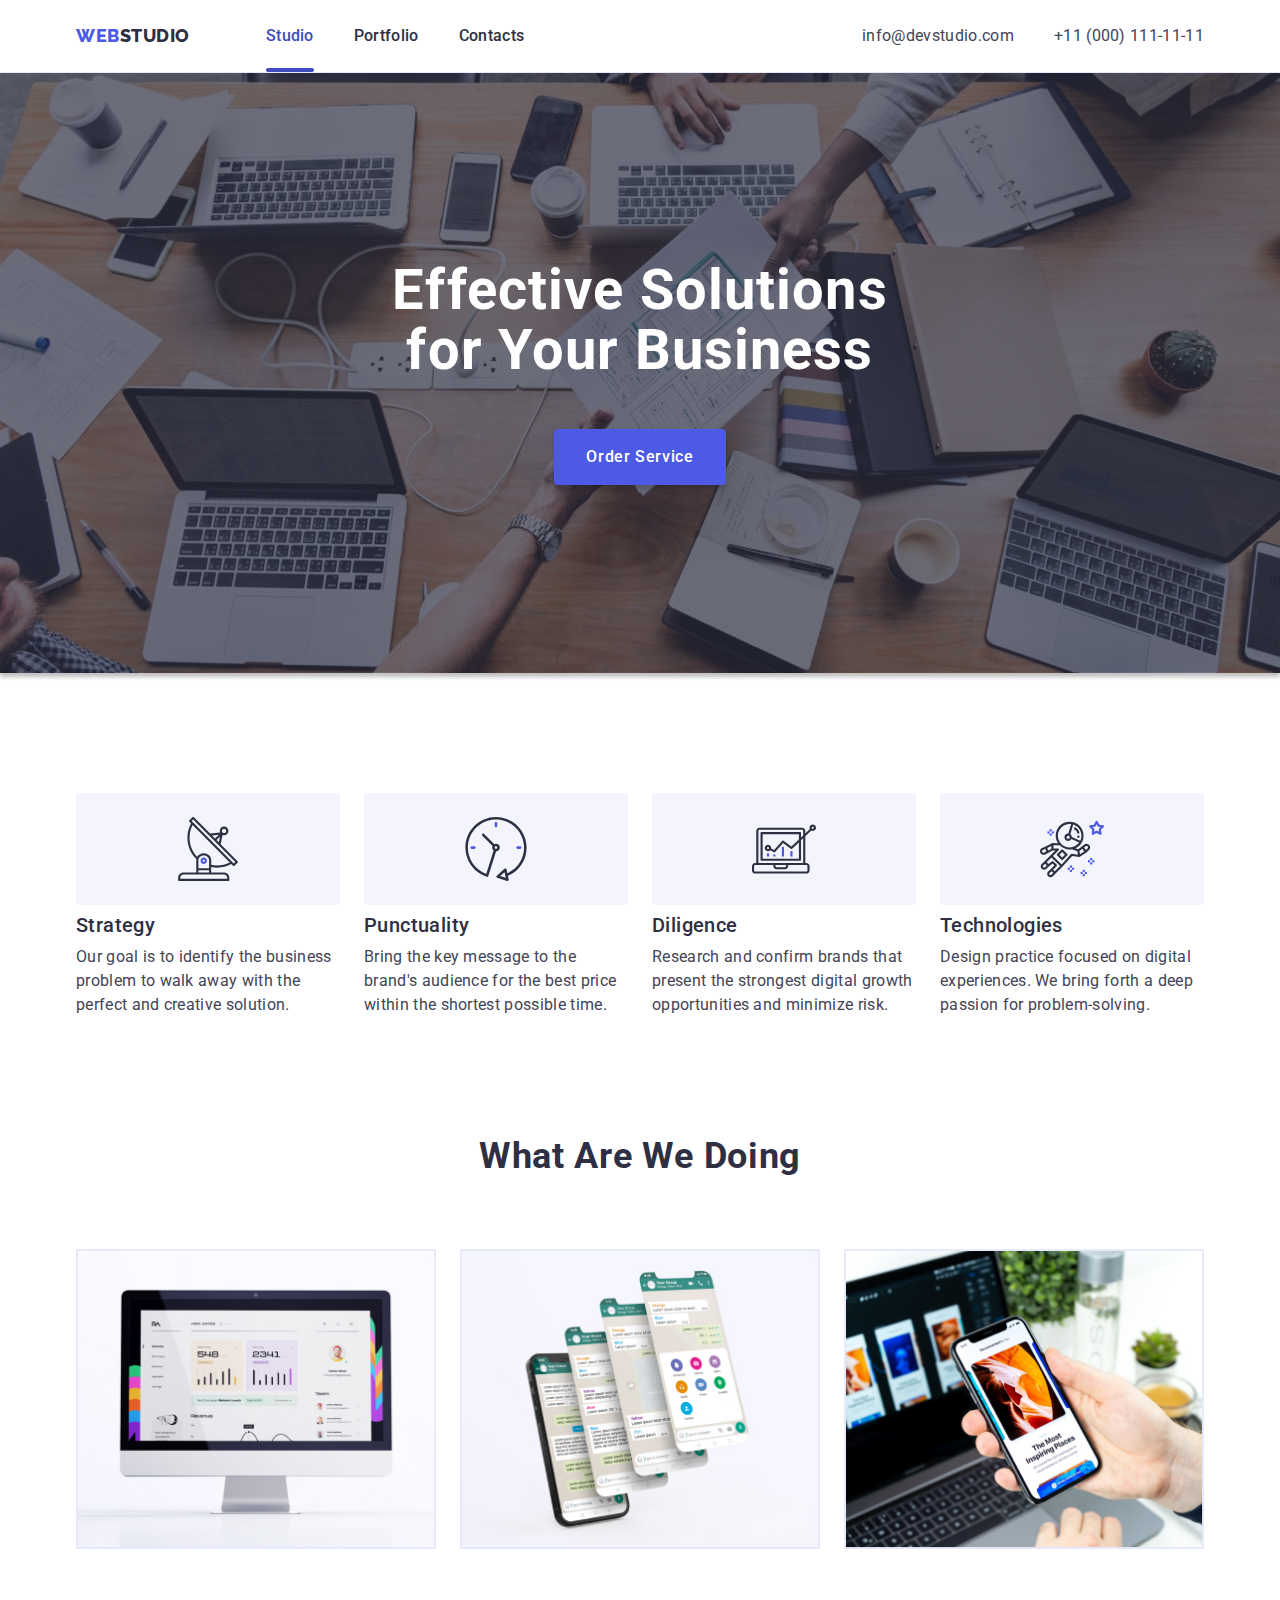
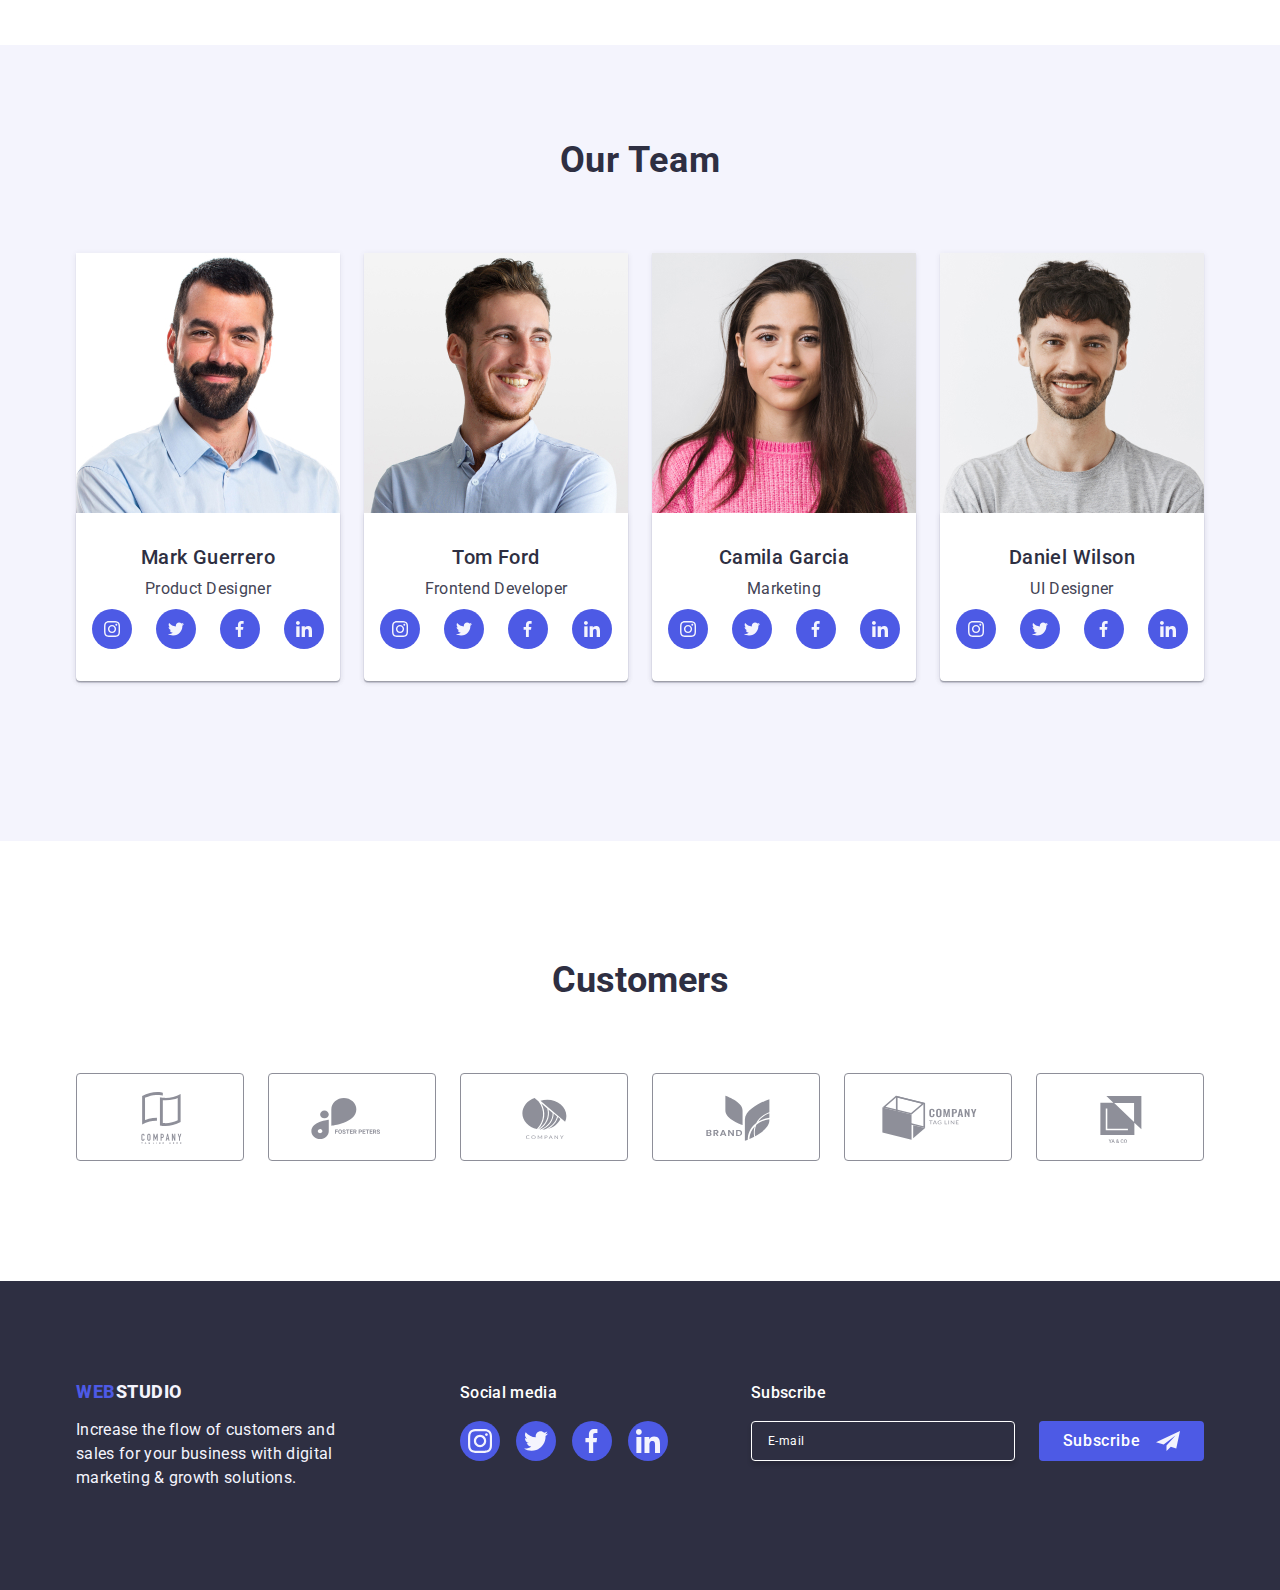
<file: index.html>
<!DOCTYPE html>
<html lang="en">
  <head>
    <meta charset="UTF-8" />
    <meta http-equiv="X-UA-Compatible" content="IE=edge" />
    <meta name="viewport" content="width=device-width, initial-scale=1.0" />
    <title>Document</title>
    <link
      rel="stylesheet"
      href="https://cdn.jsdelivr.net/npm/modern-normalize@1.1.0/modern-normalize.min.css"
    />

    <!-- Fonts -->
    <link rel="preconnect" href="https://fonts.googleapis.com" />
    <link rel="preconnect" href="https://fonts.gstatic.com" crossorigin />
    <link rel="preconnect" href="https://fonts.googleapis.com" />
    <link rel="preconnect" href="https://fonts.gstatic.com" crossorigin />

    <link
      href="https://fonts.googleapis.com/css2?family=Raleway:wght@800&family=Roboto:wght@400;500;700;900&display=swap"
      rel="stylesheet"
    />
    <link rel="stylesheet" href="./css/container.css" />
    <link rel="stylesheet" href="./css/styles.css" />
  </head>

  <body>
    <!-- header -->
    <header class="header">
      <div class="header-container container">
        <nav class="header-navigation">
          <a class="header-logo link" href="./index.html"
            >Web<span class="logo-blue">Studio</span></a
          >
          <ul class="header-list list">
            <li class="header-item">
              <a class="header-link link current" href="./index.html">Studio</a>
            </li>
            <li class="header-item">
              <a class="header-link link" href="./portfolio.html">Portfolio</a>
            </li>
            <li class="header-item">
              <a class="header-link link" href="">Contacts</a>
            </li>
          </ul>
        </nav>
        <button class="btn-menu-open" data-menu-open>
          <svg class="icon-menu-open" width="32" height="22">
            <use href="./images/icons.svg#icon-charm_menu-hamburger-2"></use>
          </svg>
        </button>
        <address class="header-address">
          <ul class="header-info list">
            <li class="header-info-item">
              <a class="header-info-link link" href="mailto:info@devstudio.com"
                >info@devstudio.com</a
              >
            </li>
            <li class="header-info-item">
              <a class="header-info-link link" href="tel:+110001111111"
                >+11 (000) 111-11-11</a
              >
            </li>
          </ul>
        </address>
      </div>
      <div class="mobile-menu" data-menu>
        <div class="container">
          <button class="btn-menu-close" data-menu-close>
            <svg class="icon-menu-close" width="8" height="8">
              <use href="./images/icons.svg#icon-Vector-1"></use>
            </svg>
          </button>
          
          </div>
          <div class="mobile-win">
            <div class="mobile-trans">
            <ul class="mobile-list ">
              <li class="mobile-item">
                <a class="mobile-link current-mobile" href="./index.html">Studio</a>
              </li>
              <li class="mobile-item">
                <a class="mobile-link" href="./portfolio.html">Portfolio</a>
              </li>
              <li class="mobile-item">
                <a class="mobile-link" href="">Contacts</a>
              </li>
            </ul>
          </div>
          <div class="mobile-contacts">
            <address class="mobile-address">
              <ul class="mobile-info">
                
                <li class="mobile-info-item">
                  <a class="mobile-info-link-tel" href="tel:+110001111111"
                    >+11 (000) 111-11-11</a
                  >
                </li>
                <li class="mobile-info-item">
                  <a class="mobile-info-link-mail" href="mailto:info@devstudio.com"
                    >info@devstudio.com</a
                  >
                </li>
              </ul>
            </address>
              <div class="mobile-socials">
              <ul class="mobile-icon-list ">
                <li class="mobile-icon">
                  <a class="mobile-icon-link" href="/index.html">
                    <svg class="socials-icons" width="24" height="24">
                      <use href="./images/icons.svg#icon-instagram-2"></use></svg></a>
                </li>
                <li class="mobile-icon">
                  <a class="mobile-icon-link" href="/index.html">
                    <svg class="socials-icons" width="24" height="24">
                      <use href="./images/icons.svg#icon-twitter-1"></use></svg></a>
                </li>
                <li class="mobile-icon">
                  <a class="mobile-icon-link" href="/index.html">
                    <svg class="socials-icons" width="24" height="24">
                      <use href="./images/icons.svg#icon-Vector"></use></svg></a>
                </li>
                <li class="mobile-icon">
                  <a class="mobile-icon-link" href="/index.html">
                    <svg class="socials-icons" width="24" height="24">
                      <use href="./images/icons.svg#icon-linkedin-1"></use></svg></a>
                </li>
              </ul>
            </div>
          </div>
          </div>
        </div>
      
    </header>
    <main class="main">
      <!-- hero -->
      <section class="section-hero">
        <div class="hero-container container">
          <h1 class="hero">Effective Solutions for Your Business</h1>
          <button class="hero-button" type="button" data-modal-open>
            Order Service
          </button>
        </div>
      </section>
      <!-- goals -->
      <section class="section-goals">
        <div class="goals-container container">
          <h2 hidden class="goals-hero">Our Goals</h2>
          <ul class="goals-list list">
            <li class="goals-item">
              <div class="icons-container">
                <svg class="goals-icons" width="64" height="64">
                  <use href="./images/icons.svg#icon-antenna-1-1"></use>
                </svg>
              </div>
              <h3 class="goals-item-name">Strategy</h3>
              <p class="goals-description">
                Our goal is to identify the business problem to walk away with
                the perfect and creative solution.
              </p>
            </li>
            <li class="goals-item">
              <div class="icons-container">
                <svg class="goals-icons" width="64" height="64">
                  <use href="./images/icons.svg#icon-clock-1-1"></use>
                </svg>
              </div>
              <h3 class="goals-item-name">Punctuality</h3>
              <p class="goals-description">
                Bring the key message to the brand's audience for the best price
                within the shortest possible time.
              </p>
            </li>
            <li class="goals-item">
              <div class="icons-container">
                <svg class="goals-icons" width="64" height="64">
                  <use href="./images/icons.svg#icon-diagram-1-1"></use>
                </svg>
              </div>
              <h3 class="goals-item-name">Diligence</h3>
              <p class="goals-description">
                Research and confirm brands that present the strongest digital
                growth opportunities and minimize risk.
              </p>
            </li>
            <li class="goals-item">
              <div class="icons-container">
                <svg class="goals-icons" width="64" height="64">
                  <use href="./images/icons.svg#icon-astronaut-1-1"></use>
                </svg>
              </div>
              <h3 class="goals-item-name">Technologies</h3>
              <p class="goals-description">
                Design practice focused on digital experiences. We bring forth a
                deep passion for problem-solving.
              </p>
            </li>
          </ul>
        </div>
      </section>

      <!-- activites -->
      <section class="section-activites">
        <div class="activites-container container">
          <h2 class="activites-header">What are we doing</h2>
          <ul class="activites-list list">
            <li class="activites-item">
              <img
                srcset="./images/computer.jpg 1x, ./images/computer2x.jpg 2x"
                src="./images/computer.jpg"
                width="360" alt="Computer"
              />
            </li>
            <li class="activites-item">
              <img
              srcset="./images/phonescreen.jpg 1x, ./images/phonescreen2x.jpg 2x"
              src="./images/phonescreen.jpg"
              width="360" alt="phonescreen"
            />
            </li>
            <li class="activites-item">
              <img
              srcset="./images/phone.jpg 1x, ./images/phone2x.jpg 2x"
              src="./images/phone.jpg"
              width="360" alt="Phone"
            />
            </li>
          </ul>
        </div>
      </section>
      <!-- team -->
      <section class="section-team">
        <div class="team-container container">
          <h2 class="team-header">Our Team</h2>
          <ul class="team-list list">
            <li class="team-item">
              <img 
              srcset="./images/img.jpg 1x, ./images/img-2x.jpg 2x"
                src="./images/img.jpg"
                width="264" alt="Mark"
                class="team-img"
              />
              <div class="team-member-div">
                <h3 class="team-member">Mark Guerrero</h3>
                <p class="team-text">Product Designer</p>
                <ul class="team-icon-list list">
                  <li class="team-icon-item">
                    <a class="team-icon-link" href="./index.html">
                      <svg class="team-soc-icons" width="16" height="16">
                        <use
                          href="./images/icons.svg#icon-instagram-2"
                        ></use></svg></a>
                  </li>
                  <li class="team-icon-item">
                    <a class="team-icon-link" href="./index.html">
                      <svg class="team-soc-icons" width="16" height="16">
                        <use
                          href="./images/icons.svg#icon-twitter-1"
                        ></use></svg></a>
                  </li>
                  <li class="team-icon-item">
                    <a class="team-icon-link" href="./index.html">
                      <svg class="team-soc-icons" width="16" height="16">
                        <use href="./images/icons.svg#icon-Vector"></use></svg></a>
                  </li>
                  <li class="team-icon-item">
                    <a class="team-icon-link" href="./index.html"
                      ><svg class="team-soc-icons" width="16" height="16">
                        <use
                          href="./images/icons.svg#icon-linkedin-1"
                        ></use></svg></a>
                  </li>
                </ul>
              </div>
            </li>
           
            <li class="team-item">
              <img 
              srcset="./images/tom.jpg 1x, ./images/tom-2x.jpg 2x"
                src="./images/tom.jpg"
                width="264" alt="Tom"
                class="team-img"
              />
              <div class="team-member-div">
                <h3 class="team-member">Tom Ford</h3>
                <p class="team-text">Frontend Developer</p>

                <ul class="team-icon-list list">
                  <li class="team-icon-item">
                    <a class="team-icon-link" href="./index.html">
                      <svg class="team-soc-icons" width="16" height="16">
                        <use
                          href="./images/icons.svg#icon-instagram-2"
                        ></use></svg></a>
                  </li>
                  <li class="team-icon-item">
                    <a class="team-icon-link" href="./index.html">
                      <svg class="team-soc-icons" width="16" height="16">
                        <use
                          href="./images/icons.svg#icon-twitter-1"
                        ></use></svg></a>
                  </li>
                  <li class="team-icon-item">
                    <a class="team-icon-link" href="./index.html">
                      <svg class="team-soc-icons" width="16" height="16">
                        <use href="./images/icons.svg#icon-Vector"></use></svg></a>
                  </li>
                  <li class="team-icon-item">
                    <a class="team-icon-link" href="./index.html"
                      ><svg class="team-soc-icons" width="16" height="16">
                        <use
                          href="./images/icons.svg#icon-linkedin-1"
                        ></use></svg></a>
                  </li>
                </ul>
              </div>
            </li>
           
            <li class="team-item">
              <img 
              srcset="./images/camila.jpg 1x, ./images/camila-2x.jpg 2x"
                src="./images/camila.jpg"
                width="264" alt="Camila"
                class="team-img"
                
              />
              <div class="team-member-div">
                <h3 class="team-member">Camila Garcia</h3>
                <p class="team-text">Marketing</p>

                <ul class="team-icon-list list">
                  <li class="team-icon-item">
                    <a class="team-icon-link" href="./index.html">
                      <svg class="team-soc-icons" width="16" height="16">
                        <use
                          href="./images/icons.svg#icon-instagram-2"
                        ></use></svg></a>
                  </li>
                  <li class="team-icon-item">
                    <a class="team-icon-link" href="./index.html">
                      <svg class="team-soc-icons" width="16" height="16">
                        <use
                          href="./images/icons.svg#icon-twitter-1"
                        ></use></svg></a>
                  </li>
                  <li class="team-icon-item">
                    <a class="team-icon-link" href="./index.html">
                      <svg class="team-soc-icons" width="16" height="16">
                        <use href="./images/icons.svg#icon-Vector"></use></svg></a>
                  </li>
                  <li class="team-icon-item">
                    <a class="team-icon-link" href="./index.html"
                      ><svg class="team-soc-icons" width="16" height="16">
                        <use
                          href="./images/icons.svg#icon-linkedin-1"
                        ></use></svg></a>
                  </li>
                </ul>
              </div>
            </li>
            
            <li class="team-item">
              <img 
              srcset="./images/daniel.jpg 1x, ./images/daniel-2x.jpg 2x"
              src="./images/daniel.jpg"
                width="264" alt="Camila"
                
                class="team-img"
                
                width="264"
                alt="Daniel"
              />
              <div class="team-member-div">
                <h3 class="team-member">Daniel Wilson</h3>
                <p class="team-text">UI Designer</p>
                <ul class="team-icon-list list">
                  <li class="team-icon-item">
                    <a class="team-icon-link" href="./index.html">
                      <svg class="team-soc-icons" width="16" height="16">
                        <use
                          href="./images/icons.svg#icon-instagram-2"
                        ></use></svg></a>
                  </li>
                  <li class="team-icon-item">
                    <a class="team-icon-link" href="./index.html">
                      <svg class="team-soc-icons" width="16" height="16">
                        <use
                          href="./images/icons.svg#icon-twitter-1"
                        ></use></svg></a>
                  </li>
                  <li class="team-icon-item">
                    <a class="team-icon-link" href="./index.html">
                      <svg class="team-soc-icons" width="16" height="16">
                        <use href="./images/icons.svg#icon-Vector"></use></svg></a>
                  </li>
                  <li class="team-icon-item">
                    <a class="team-icon-link" href="./index.html"
                      ><svg class="team-soc-icons" width="16" height="16">
                        <use
                          href="./images/icons.svg#icon-linkedin-1"
                        ></use></svg></a>
                  </li>
                </ul>
              </div>
            </li>
          </ul>
        </div>
      </section> 
      <section class="customers">
        <div class="customers-container container">
          <h2 class="header-customers">Customers</h2>
          
          <ul class="customers-list list">
            <li class="customers-item item">
              <a class="customers-link" href="./index.html">
                <svg class="customer-icons" width="104" height="56">
                  <use href="./images/icons.svg#icon-Logo-1"></use></svg></a>
            </li>
            <li class="customers-item item">
              <a class="customers-link" href="./index.html">
                <svg class="customer-icons" width="104" height="56">
                  <use href="./images/icons.svg#icon-Logo-2"></use></svg></a>
            </li>
            <li class="customers-item item">
              <a class="customers-link" href="./index.html">
                <svg class="customer-icons" width="104" height="56">
                  <use href="./images/icons.svg#icon-Logo-3"></use></svg></a>
            </li>
            <li class="customers-item item">
              <a class="customers-link" href="./index.html">
                <svg class="customer-icons" width="104" height="56">
                  <use href="./images/icons.svg#icon-Logo-4"></use></svg></a>
            </li>
            <li class="customers-item item">
              <a class="customers-link" href="./index.html">
                <svg class="customer-icons" width="104" height="56">
                  <use href="./images/icons.svg#icon-Logo-5"></use></svg></a>
            </li>
            <li class="customers-item item">
              <a class="customers-link" href="./index.html">
                <svg class="customer-icons" width="104" height="56">
                  <use href="./images/icons.svg#icon-Logo-6"></use></svg></a>
            </li>
          </ul>

          
        </div>
      </section> 
    </main>
     <footer class="footer">
      <div class="footer-container container">
        <div class="footer-cont">
          <a class="footer-link link" href="./index.html"
            >Web<span class="footer-logo-blue">Studio</span></a
          >
          <p class="footer-text">
            Increase the flow of customers and sales for your business with
            digital marketing & growth solutions.
          </p>
        </div>
        <div class="footer-icons">
          <p class="footer-header">Social media</p>
          <ul class="footer-icon-list list">
            <li class="footer-icon item">
              <a class="footer-icon-link" href="/index.html">
                <svg class="socials-icons" width="24" height="24">
                  <use href="./images/icons.svg#icon-instagram-2"></use></svg></a>
            </li>
            <li class="footer-icon item">
              <a class="footer-icon-link" href="/index.html">
                <svg class="socials-icons" width="24" height="24">
                  <use href="./images/icons.svg#icon-twitter-1"></use></svg></a>
            </li>
            <li class="footer-icon item">
              <a class="footer-icon-link" href="/index.html">
                <svg class="socials-icons" width="24" height="24">
                  <use href="./images/icons.svg#icon-Vector"></use></svg></a>
            </li>
            <li class="footer-icon item">
              <a class="footer-icon-link" href="/index.html">
                <svg class="socials-icons" width="24" height="24">
                  <use href="./images/icons.svg#icon-linkedin-1"></use></svg></a>
            </li>
          </ul>
        </div>
        <div class="footer-label">
          <p class="footer-label-text">Subscribe</p>
          <form class="footer-laber-class">
            <label class="footer-label-form">
              <input class="footer-label-form-place" 
              type="email" 
              name="user-email" 
              placeholder="E-mail"
              >
          </label>
        <button class="footer-button-label" type="submit">Subscribe 
          <svg class="footer-icon-tl" width="24" height="24">
          <use href="./images/icons.svg#icon-Frame-3"></use>
          </svg>
      </button>
    </form>
        </div>
      </div>
    </footer> 
    <!-- modal -->
    <div class="backdrop is-hidden" data-modal>
      <div class="modal">
        <button class="close" data-modal-close>
          <svg class="vector" width="8" height="8">
            <use href="./images/icons.svg#icon-Vector-1"></use>
          </svg>
        </button>
        <p class="rewiew-form-text">
          Leave your contacts and we will call you back
        </p>
        <form class="rewiew">
          <div class="modal-form-cont">
            <label for="user-name" class="rewiew-form-label">Name</label>
            <div class="modal-rewiew-cont">
              <input
                class="rewiew-form"
                id="user-name"
                type="text"
                name="user-name"
                pattern="[a-zA-Zа-яА-я]+"
                title="Olena"
                required
              />
              <svg class="rewiew-form-input-icon" width="18" height="24">
                <use href="./images/icons.svg#icon-person-black-18dp-1"></use>
              </svg>
            </div>
          </div>
          <div class="modal-form-cont">
            <label class="rewiew-form-label" for="user-phone">Phone</label>
            <div class="modal-rewiew-cont">
              <input
                class="rewiew-form"
                type="tel"
                name="user_phone"
                pattern="[0-9]{3}-[0-9]{3}-[0-9]{2}-[0-9]{2}"
                title="xxx-xxx-xx-xx"
                required
                id="user-phone"
              />
              <svg class="rewiew-form-input-icon" width="18" height="24">
                <use href="./images/icons.svg#icon-phone-black-18dp-1"></use>
              </svg>
            </div>
          </div>
          <div class="modal-form-cont">
            <label class="rewiew-form-label" for="user-email"> Email</label>
            <div class="modal-rewiew-cont">
              <input
                class="rewiew-form"
                type="email"
                name="user_email"
                required
                id="user-email"
              />
              <svg class="rewiew-form-input-icon" width="18" height="24">
                <use href="./images/icons.svg#icon-email-black-18dp-1"></use>
              </svg>
            </div>
          </div>
          <div class="rewiew-form-add">
            <label class="rewiew-form-label" for="user-comment">Comment</label>
            <textarea
              class="rewiew-form-comment"
              name="user-comment"
              placeholder="Text input"
              id="user-comment"
            ></textarea>
          </div>

          <div class="rewiew-form-cont-check">
            <input
              class="rewier-input-modal visually-hidden"
              id="user-privacy"
              value="true"
              type="checkbox"
              name="user-privacy"
              required
            />
            <label class="rewiew-form-checkbox-label" for="user-privacy">
              <span class="rewiew-form-box">
                <svg class="rewiew-form-own-checkbox" width="10" height="8">
                  <use href="./images/icons.svg#icon-check"></use>
                </svg>
              </span>
              I accept the terms and conditions of the&nbsp;
              <a class="rewiew-form-policy" href="#">Privacy Policy</a>
            </label>
          </div>
          <button class="rewiew-form-button" type="submit">Send</button>
        </form>
      </div>
    </div>
    <script src="./mobile-menu.js"></script>
    <script src="./modal.js"></script>
  </body>
</html>
</file>
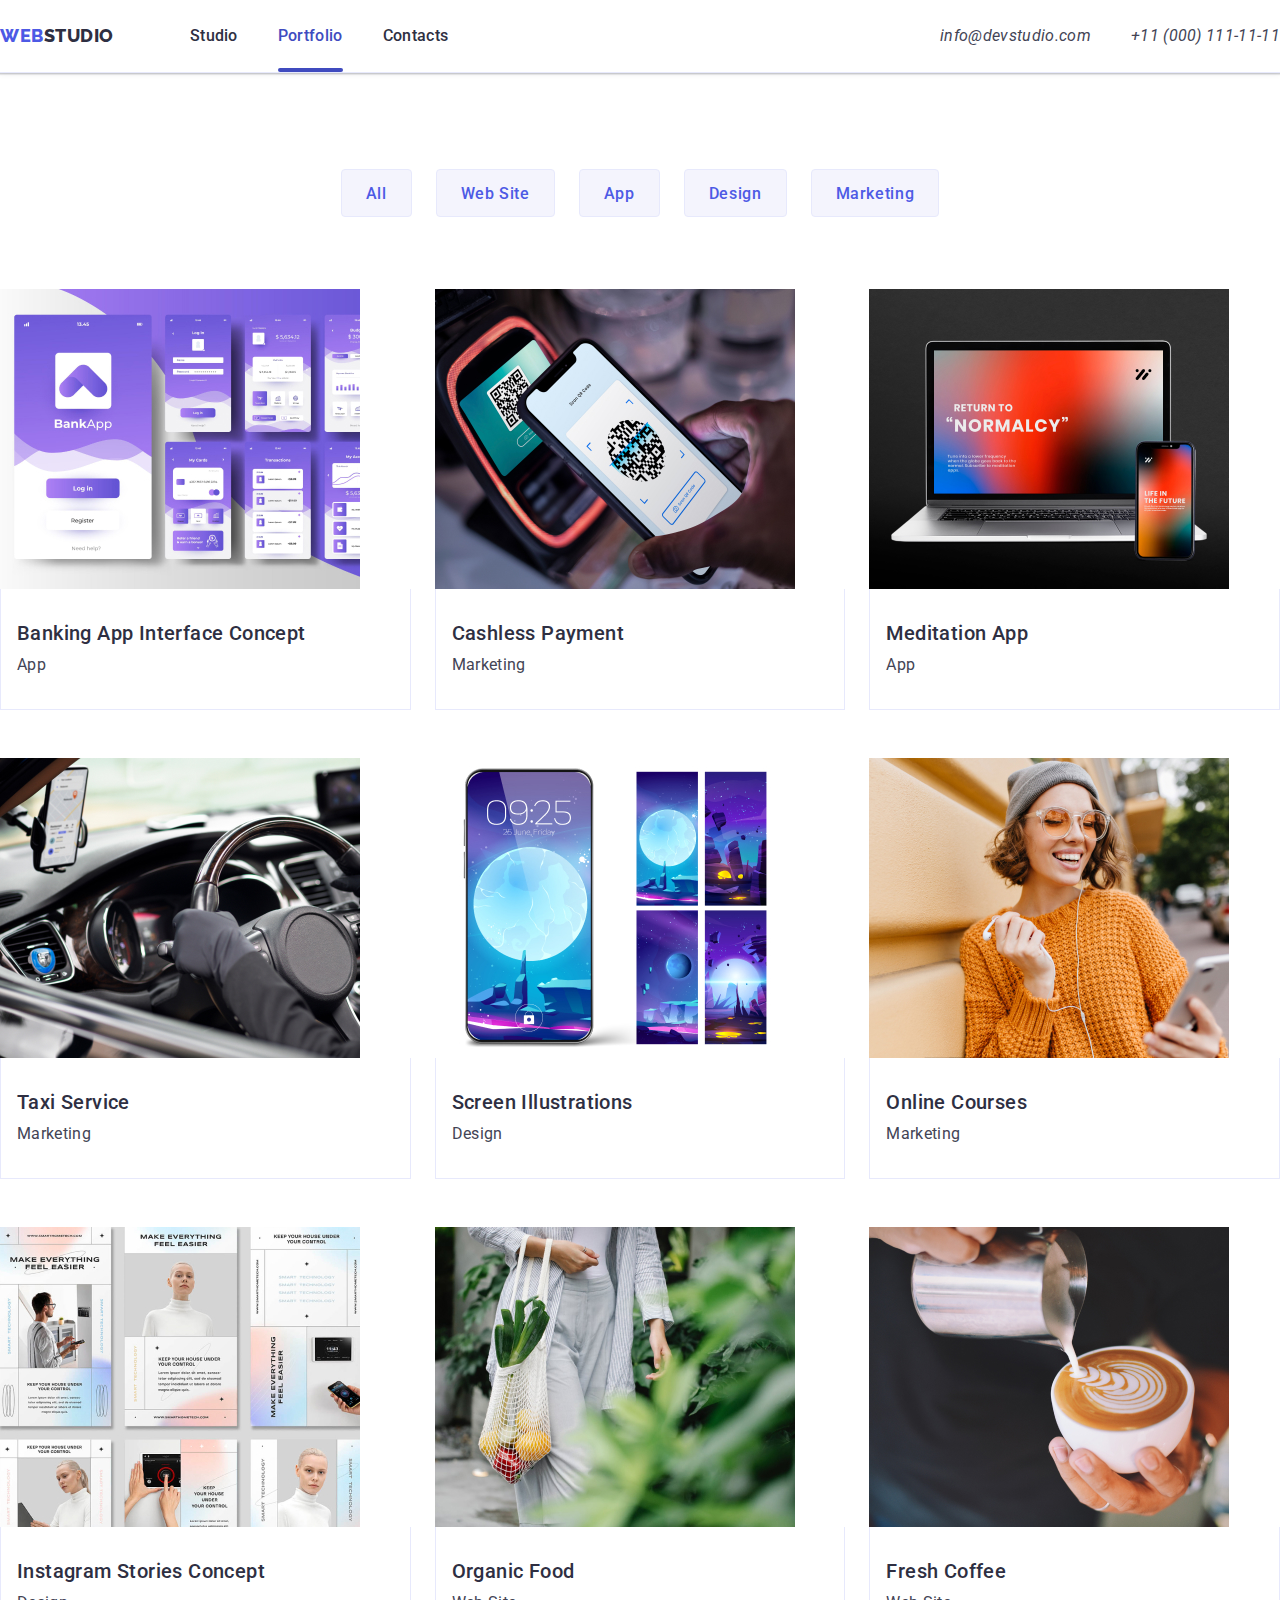
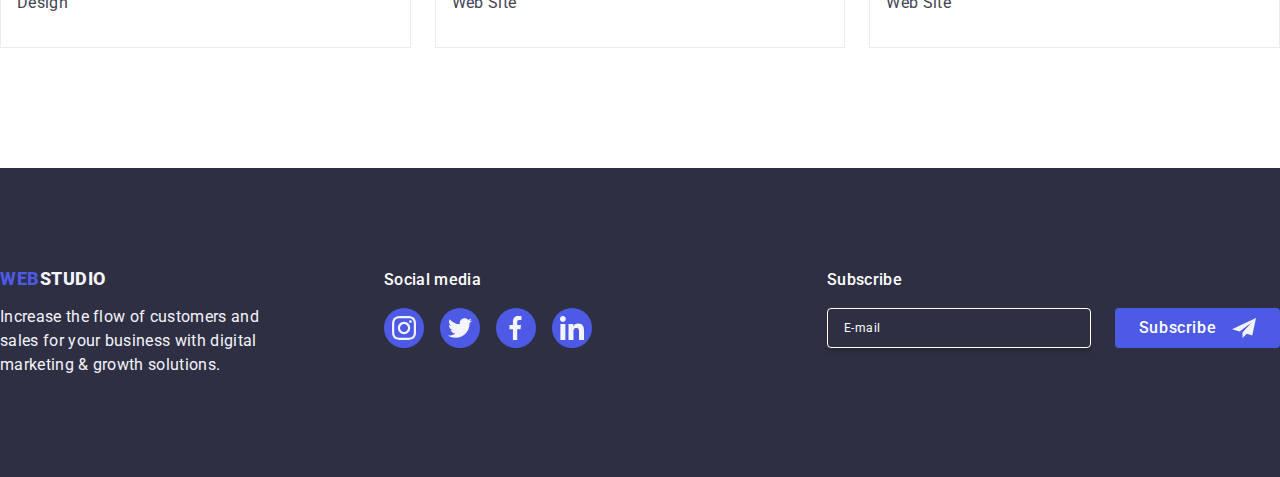
<file: portfolio.html>
<!DOCTYPE html>
<html lang="en">

<head>
    <meta charset="UTF-8">
    <meta http-equiv="X-UA-Compatible" content="IE=edge">
    <meta name="viewport" content="width=device-width, initial-scale=1.0">
    <title>Document</title>
    <link rel="stylesheet" href="https://cdn.jsdelivr.net/npm/modern-normalize@1.1.0/modern-normalize.min.css">
    <link rel="stylesheet" href="./css/styles.css">
    <link rel="preconnect" href="https://fonts.gstatic.com" crossorigin>
    <link rel="preconnect" href="https://fonts.googleapis.com">
<link rel="preconnect" href="https://fonts.gstatic.com" crossorigin>
<link href="https://fonts.googleapis.com/css2?family=Raleway:wght@800&family=Roboto:wght@400;500;700;900&display=swap" rel="stylesheet">

</head>

<body>
    <!-- header -->
    <header class="header">
        <div class="header-container container">
        <nav class="header-navigation">
            <a class="header-logo link" href="./index.html">Web<span class="logo-blue">Studio</span></a>
            <ul class="header-list list">
                <li class="header-item">
                    <a class="header-link link" href="./index.html">Studio</a>
                </li>
                <li class="header-item">
                    <a class="header-link link current" href="./portfolio.html">Portfolio</a>
                </li>
                <li class="header-item">
                    <a class="header-link link" href="">Contacts</a>
                </li>
            </ul>
        </nav>
        <address class="header-info">
            <ul class="header-info list">
                <li class="header-info-item"><a class="header-info-link link "
                        href="mailto:info@devstudio.com">info@devstudio.com</a></li>
                <li class="header-info-item"><a class="header-info-link link" href="tel:+110001111111">+11 (000)
                        111-11-11</a></li>
            </ul>
        </address>
    </div>
    </header>
    <!-- MAIN -->
    <main class="main-portfolio">
        <section class="portfolio-container">
            <div class="portfolio-div container">
            <h1 hidden>portfolio</h1>
            <ul class="portfolio-list list">
            <li class="portfolio-item"><button class="portfolio-button" type="button">All</button></li>
            <li class="portfolio-item"><button class="portfolio-button" type="button">Web Site</button></li>
            <li class="portfolio-item"><button class="portfolio-button" type="button">App</button></li>
            <li class="portfolio-item"><button class="portfolio-button" type="button">Design</button></li>
            <li class="portfolio-item"><button class="portfolio-button" type="button">Marketing</button></li>
        </ul>
        <ul class="examples-list list ">
            
               <li class="examples-item ">
                <a class="work-link link" href="">
                    <div class="wrapper">
                    <img class="portfolio-icon" src="./images/appsscreen.jpg"
                     width="360" alt="App">
                     <div class="text-overlay">
                        Lorem ipsum dolor sit amet consectetur adipisicing elit. Officia molestiae blanditiis nihil ratione
                        animi magnam sunt deleniti quisquam incidunt, iusto id magni iure velit provident facere explicabo
                        reiciendis esse cupiditate.
                     </div>
                    </div>
                     <div class="work-container" >
                    <h2 class="example-header">Banking App Interface Concept</h2>
                    <p class="example-p">App</p>
               
                </div>
            
                </a>
                </li>
                <li class="examples-item ">
                    <a class="work-link link" href="">
                        <div class="wrapper">
                    <img class="portfolio-icon" src="./images/cantactless.jpg" width="360" alt="Marketing">
                    <div class="text-overlay">
                        Lorem ipsum dolor sit amet consectetur adipisicing elit. Officia molestiae blanditiis nihil ratione
                        animi magnam sunt deleniti quisquam incidunt, iusto id magni iure velit provident facere explicabo
                        reiciendis esse cupiditate.
                    </div>
                </div>
                    <div class="work-container" >
                    <h2 class="example-header">Cashless Payment</h2>
                    <p class="example-p">Marketing</p>
                </div>
            
                </a>
                </li>
                <li class="examples-item ">
                    <a class="work-link link" href="">
                        <div class="wrapper">
                    <img class="portfolio-icon" src="./images/apps.jpg" width="360" alt="App">
                    <div class="text-overlay">
                        Lorem ipsum dolor sit amet consectetur adipisicing elit. Officia molestiae blanditiis nihil ratione
                        animi magnam sunt deleniti quisquam incidunt, iusto id magni iure velit provident facere explicabo
                        reiciendis esse cupiditate.
                    </div>
                </div>
                    <div class="work-container" >
                    <h2 class="example-header">Meditation App</h2>
                    <p class="example-p">App</p>
                </div>
                
                </a>
                </li>
                <li class="examples-item ">
                    <a class="work-link link" href="">
                        <div class="wrapper">
                    <img class="portfolio-icon" src="./images/car.jpg" width="360" alt="Marketing">
                    <div class="text-overlay">
                        Lorem ipsum dolor sit amet consectetur adipisicing elit. Officia molestiae blanditiis nihil ratione
                        animi magnam sunt deleniti quisquam incidunt, iusto id magni iure velit provident facere explicabo
                        reiciendis esse cupiditate.
                    </div>
                </div>
                    <div class="work-container" >
                    <h2 class="example-header">Taxi Service</h2>
                    <p class="example-p">Marketing</p>
                </div>
                </a>
                </li>
                <li class="examples-item ">
                    <a class="work-link link" href="">
                        <div class="wrapper">
                    <img class="portfolio-icon" src="./images/illustration.jpg" width="360" alt="Design">
                    <div class="text-overlay">
                        Lorem ipsum dolor sit amet consectetur adipisicing elit. Officia molestiae blanditiis nihil ratione
                        animi magnam sunt deleniti quisquam incidunt, iusto id magni iure velit provident facere explicabo
                        reiciendis esse cupiditate.
                    </div>
                </div>
                    <div class="work-container" >
                    <h2 class="example-header">Screen Illustrations</h2>
                    <p class="example-p">Design</p>
                </div>
                </a>
                </li>
                <li class="examples-item ">
                    <a class="work-link link" href="">
                        <div class="wrapper">
                    <img class="portfolio-icon" src="./images/courses.jpg" width="360" alt="Marketing">
                    <div class="text-overlay">
                        Lorem ipsum dolor sit amet consectetur adipisicing elit. Officia molestiae blanditiis nihil ratione
                        animi magnam sunt deleniti quisquam incidunt, iusto id magni iure velit provident facere explicabo
                        reiciendis esse cupiditate.
                    </div>
                </div>
                    <div class="work-container" >
                    <h2 class="example-header">Online Courses</h2>
                    <p class="example-p">Marketing</p>
                </div>
                </a>
                </li>
                <li class="examples-item ">
                    <a class="work-link link" href="">
                        <div class="wrapper">
                    <img class="portfolio-icon" src="./images/insta.jpg" width="360" alt="Design">
                    <div class="text-overlay">
                        Lorem ipsum dolor sit amet consectetur adipisicing elit. Officia molestiae blanditiis nihil ratione
                        animi magnam sunt deleniti quisquam incidunt, iusto id magni iure velit provident facere explicabo
                        reiciendis esse cupiditate.
                    </div>
                </div>
                    <div class="work-container" >
                    <h2 class="example-header">Instagram Stories Concept</h2>
                    <p class="example-p">Design</p>
                </div>
                
                </a>
                </li>
                <li class="examples-item ">
                    <a class="work-link link" href="">
                        <div class="wrapper">
                    <img class="portfolio-icon" src="./images/food.jpg" width="360" alt="Web Site">
                    <div class="text-overlay">
                        Lorem ipsum dolor sit amet consectetur adipisicing elit. Officia molestiae blanditiis nihil ratione
                        animi magnam sunt deleniti quisquam incidunt, iusto id magni iure velit provident facere explicabo
                        reiciendis esse cupiditate.
                    </div>
                </div>
                    <div class="work-container" >
                    <h2 class="example-header">Organic Food</h2>
                    <p class="example-p">Web Site</p>
                </div>
                
                </a>
                </li>
                <li class="examples-item">
                    <a class="work-link link" href="">
                        <div class="wrapper">
                    <img class="portfolio-icon" src="./images/coffee.jpg" width="360" alt="Web Site">
                    <div class="text-overlay">
                        Lorem ipsum dolor sit amet consectetur adipisicing elit. Officia molestiae blanditiis nihil ratione
                animi magnam sunt deleniti quisquam incidunt, iusto id magni iure velit provident facere explicabo
                reiciendis esse cupiditate.
                    </div>
                </div>
                    <div class="work-container" >
                    <h2 class="example-header">Fresh Coffee</h2>
                    <p class="example-p ">Web Site</p>
                </div>
                </a>
                </li>

            </ul>
        </div>
    </section>
    </main>
    <footer class="footer">
        <div class="footer-container container">
            <div class="footer-cont">
                <a class="footer-link link" href="./index.html">Web<span class="footer-logo-blue">Studio</span></a>
                <p class="footer-text">Increase the flow of customers and sales for your business with digital marketing
                    &
                    growth solutions.</p>
            </div>
            <div class="footer-icons">
                <p class="footer-header">Social media</p>
                <ul class="footer-icon-list list">
                    <li class="footer-icon item">
                        <a class="footer-icon-link" href="/index.html"> <svg class="socials-icons" width="24"
                                height="24">
                                <use href="./images/icons.svg#icon-instagram-2"></use>
                            </svg></a>
                    </li>
                    <li class="footer-icon item">
                        <a class="footer-icon-link" href="/index.html"> <svg class="socials-icons" width="24"
                                height="24">
                                <use href="./images/icons.svg#icon-twitter-1"></use>
                            </svg></a>
                    </li>
                    <li class="footer-icon item">
                        <a class="footer-icon-link" href="/index.html"> <svg class="socials-icons" width="24"
                                height="24">
                                <use href="./images/icons.svg#icon-Vector"></use>
                            </svg></a>
                    </li>
                    <li class="footer-icon item">
                        <a class="footer-icon-link" href="/index.html"> <svg class="socials-icons" width="24"
                                height="24">
                                <use href="./images/icons.svg#icon-linkedin-1"></use>
                            </svg></a>
                    </li>
                </ul>
            </div>
            <div class="footer-label">
                <p class="footer-label-text">Subscribe</p>
                <form class="footer-laber-class">
                  <label class="footer-label-form">
                    <input class="footer-label-form-place" 
                    type="email" 
                    name="user-email" 
                    placeholder="E-mail"
                    >
                </label>
              <button class="footer-button-label" type="submit">Subscribe 
                <svg class="footer-icon-tl" width="24" height="24">
                <use href="./images/icons.svg#icon-Frame-3"></use>
                </svg>
            </button>
          </form>
              </div>
              </div>
    </footer>
</body>

</html>
</file>
<file: css/container.css>
.container {
      max-width: 428px;
      margin-left: auto;
      margin-right: auto;
      padding-left: 16px;
      padding-right: 16px;
    }
  
  @media screen and (min-width: 767px) {
    .container {
      max-width: 768px;
    }
  }
  @media screen and (min-width: 1158px) {
    .container {
      min-width: 1158px;
   
      padding-left: 15px;
      padding-right: 15px;
    }
  }
</file>
<file: css/styles.css>
:root {
  --iris: #4d5ae5;
  --ocean: #404bbf;
  --navyblue: #2e2f42;
  --green: #31d0aa;
  --slate: #434455;
  --lightslate: #8e8f99;
  --cornflower: #e7e9fc;
  --cloud: #f4f4fd;
  --navybluemodal: #2e2f42;
  --grey: #2e2f42;
  --white: #ffffff;
  --cubic-bezier: cubic-bezier (0.4, 0, 0.2, 1);
}

body {
  font-family: "Roboto", sans-serif;
  color: #434455;
  background-color: var(--white);
}

h1,
h2,
h3,
h4,
h5,
h6,
p {
  margin: 0;
}

ul {
  list-style: none;
  padding: 0px;
  margin: 0;
}

img {
  max-width: 100%;
  display: block;
}

a {
  text-decoration: none;
}

/* page 1,HEADER */
.header-logo {
  font-family: "Raleway", sans-serif;
  font-size: 18px;
  font-weight: 800;
  line-height: 1.17;
  letter-spacing: 0.03em;
  color: var(--iris);
  text-transform: uppercase;
  display: flex;
  align-items: center;
  padding: 0px;
  align-items: flex-start;
  padding: 24px 0;
}


.header {
  border-bottom: 1px solid #e7e9fc;
  box-shadow: 0px 2px 1px rgba(46, 47, 66, 0.08),
    0px 1px 1px rgba(46, 47, 66, 0.16), 0px 1px 6px rgba(46, 47, 66, 0.08);
}

.header-container {
  display: flex;
  justify-content: space-between;
  align-items: center;
}

.header-navigation {
  display: flex;
  align-items: center;
}

.list {
  list-style: none;
  display: flex;
  flex-direction: row;
  align-items: flex-start;
  padding: 0px;
  gap: 40px;
  left: 347px;
  top: 24px;
}

.logo-blue {
  color: var(--navyblue);
}

.header-list {
  list-style: none;
  display: none;
  gap: 40px;
}

.header-link {
  display: block;
  font-family: "Roboto", sans-serif;
  font-weight: 500;
  font-size: 16px;
  line-height: 1.5;
  letter-spacing: 0.02em;
  text-decoration: none;
  color: var(--navyblue);
  padding: 24px 0;
  transition: color 250ms cubic-bezier(0.4, 0, 0.2, 1);
}

.current {
  position: relative;
  color: var(--ocean);
}

.current::after {
  content: "";
  position: absolute;
  bottom: 0;
  display: block;
  width: 100%;
  height: 4px;
  border-radius: 2px;
  color: var(--ocean);
  background-color: var(--ocean);
}

.header-link:hover,
.header-link:focus {
  color: #404bbf;
}

.header-item:not(:last-child) {
  margin-right: 0;
}
.btn-menu-open {
  padding: 0;
  line-height: 0;
  background-color:transparent;
  width: 32px;
  height: 22px;
  border: none;
}
.icon-menu-open {
  stroke: #2E2F42;
}
.header-address {
  font-style: normal;
  margin-left: auto;
  display: none;
}

.header-info {
  display: flex;
  gap: 40px;
  
}

.header-info-item:not(:last-child) {
  margin-right: 0;
}

.header-info-link {
  font-family: "Roboto", sans-serif;
  font-size: 16px;
  line-height: 1.5;
  letter-spacing: 0.02em;
  color: var(--slate);
  transition-property: background-color;
  transition-duration: 250ms;
  transition-timing-function: cubic-bezier(0.4, 0, 0.2, 1);
}

.header-info-link:hover,
.header-info-link:focus {
  color: #404bbf;
  /* transition-property: background-color;
    transition-duration: 250ms;
    transition-timing-function: cubic-bezier(0.4, 0, 0.2, 1); */
}
.mobile-menu {
  position: fixed;
  width: 100%;
  height: 100%;
  top: 0;
  left: 0;
  background-color: #fff;
  opacity: 0;
  visibility: hidden;
  pointer-events: none;
  
}
.is-open {
  opacity: 1;
  visibility: visible;
  pointer-events: auto;
}
.btn-menu-close {
  position: absolute;
  top: 24px;
  right: 24px;
  padding: 0;
  line-height: 0;
  border-radius: 50%;
  border: 1px solid rgba(0, 0, 0, 0.1);
  width: 24px;
  height: 24px;
  background-color: transparent;

}
.mobile-win {
  display: flex;
  flex-direction: column;
  justify-content: space-between;
  width: 100vw;
  height: 100vh;
  padding: 80px 35px 40px 40px;
}

.mobile-item {
  margin-bottom: 40px;
  /* color: var(--navyblue); */
  font-size: 36px;
  font-weight: 700;
  line-height: 1.11;
  letter-spacing: 0.72px;
}
.mobile-link {
  color: var(--navyblue);
}
.current-mobile {
  color: var(--iris);
}
.mobile-menu .navigation,
.mobile-menu .contacts {
  margin-bottom: auto;
}

.mobile-info-link-tel {
  color: var(--iris, #4D5AE5);
  font-size: 36px;
  line-height: 1.11;
  letter-spacing: 0.72px;
  font-style: normal;
  font-weight: 700;

  }
  .mobile-info-link-mail {
  color: #434455;
  font-size: 20px;
  font-weight: 500;
  line-height: 1.2;
  letter-spacing: 0.4px;
  font-style: normal;
  }
.mobile-info {
}
.mobile-info-item:not(:last-child) {
   margin-bottom: 40px;
}
.mobile-info-link {
}
.mobile-icon-list {
  display: flex;
  gap: 56px;
}
.mobile-socials {
  margin-top: 48px;
}
.mobile-icon {
  width: 40px;
  height: 40px;
}
.mobile-icon-link {
  width: 100%;
  height: 100%;
  background-color: var(--iris);
  border-radius: 50%;
  display: flex;
  align-items: center;
  justify-content: center;
}
.socials-icons {
  fill: var(--cloud);
}


@media screen and (min-width: 768px) {
  .mobile-menu {
    display: none;
  }
  .header-list {
    display: flex;

  }
  .header-address {
    display: block;
  }
  .btn-menu-open {
    display: none;
  }
  .header-logo {
    margin-right: 120px;
  }
  .header-info {
    flex-direction: column;
    gap: 12px;
  }
  .header-info-link {
    font-size: 12px;
    line-height: 1.17;
  }
}
@media screen and (min-width: 1158px) {
  .header-logo {
    margin-right: 76px;
  }
  .header-info {
    flex-direction: row;
    gap: 40px; 
  }
  .header-info-link {
    font-size: 16px;
    line-height: 1.5;
  }
}

/* .mobile-thumb {
  display: flex;
  flex-direction: column;
  justify-content: space-between;
  height: 100vh;
}

.mobile-thumb-list{
  margin-left: 40px;
}

.mobile-thumb-link {
  margin-bottom: 30px;
}


 
.mobile-link {
  color: var(--navyblue, #2E2F42);
font-size: 36px;
font-weight: 700;
line-height: 1.11;
letter-spacing: 0.72px;

}

.mobile-info {
display: inline-flex;
flex-direction: column;
align-items: flex-start;
gap: 40px;
margin-bottom: 48px;

}
.mobile-info-link-tel {
color: var(--iris, #4D5AE5);
font-size: 36px;
font-weight: 700;
line-height: 1.11;
letter-spacing: 0.72px;
}
.mobile-info-link-mail {
color: #434455;
font-size: 20px;
font-weight: 500;
line-height: 1.2;
letter-spacing: 0.4px;
}
.mobile-soc-icons {
fill: #f4f4fd;
display: flex;
align-items: center;
justify-content: center;
}
.mobile-icon-item {
width: 40px;
height: 40px;
}
.mobile-icon-link {
width: 100%;
height: 100%;
background-color: var(--iris);
border-radius: 50%;
display: flex;
align-items: center;
justify-content: center;
transition-property: background-color;
transition-duration: 250ms;
transition-timing-function: cubic-bezier(0.4, 0, 0.2, 1);
}
.mobile-icon-link:hover,
.mobile-icon-link:focus{
background-color: #404bbf;
} */





/* Page 1 MAIN */
/* .main {

} */
/* HERO */
/* .hero-container{

/* }  */

.section-hero {
  background-image: linear-gradient(
      rgba(46, 47, 66, 0.7),
      rgba(46, 47, 66, 0.7)
    ),
    url(../images/Dark-bg.jpg);
  max-width: 1440px;
  background-repeat: no-repeat;
  background-position: center;
  background-size: cover;
  background-color: var(--navyblue);
  box-shadow: 0px 4px 4px rgba(0, 0, 0, 0.25);
  padding: 112px 0;
  margin:0 auto;
}
/* 
.hero-container {}
 */

.hero {
  font-family: "Roboto", sans-serif;
  font-weight: 700;
  font-size: 36px;
  line-height: 1.11;
  text-align: center;
  letter-spacing: 0.02em;
  color: var(--white);
  max-width: 320px;
  margin-bottom: 72px;
  margin-left: auto;
  margin-right: auto;
}

.hero-button {
  font-family: "Roboto", sans-serif;
  padding: 16px 32px;
  font-size: 16px;
  line-height: 1.5;
  letter-spacing: 0.04em;
  background: #4d5ae5;
  box-shadow: 0px 4px 4px rgba(0, 0, 0, 0.15);
  color: var(--white);
  font-weight: 500;
  cursor: pointer;
  display: block;
  min-width: 169px;
  height: 56px;
  border: none;
  border-radius: 4px;
  margin: auto;
  transition-property: background-color;
  transition-duration: 250ms;
  transition-timing-function: cubic-bezier(0.4, 0, 0.2, 1);
}

.hero-button:hover,
.hero-button:focus {
  background-color: #404bbf;
  /* transition-property: background-color;
    transition-duration: 250ms;
    transition-timing-function: cubic-bezier(0.4, 0, 0.2, 1); */
}
@media screen and (min-device-pixel-ratio: 2) and (max-width: 767px),
 screen and (min-resolution: 192dpi) and (max-width: 767px),
 screen and (min-resolution: 2dppx) and (max-width: 767px) {
 .section-hero {
  background-image: linear-gradient(to right, rgba(46, 47, 66, 0.7), rgba(46, 47, 66, 0.7)),
   url(../images/Dark-bg@2x.jpg);
 }
}
@media screen and (min-width:768px) {
  .section-hero {
    background-image: linear-gradient(to right, rgba(46, 47, 66, 0.7), rgba(46, 47, 66, 0.7)),
     url(../images/Dark-bg-tablet.jpg);
   }
   .hero {
    font-size: 56px;
    line-height: 1.07;
    max-width: 496px;
    margin-bottom: 36px;
   }

}

@media screen and (min-device-pixel-ratio: 2) and (min-width: 768px),
 screen and (min-resolution: 192dpi) and (min-width: 768px),
 screen and (min-resolution: 2dppx) and (min-width: 768px) {
 .section-hero {
  background-image: linear-gradient(to right, rgba(46, 47, 66, 0.7), rgba(46, 47, 66, 0.7)),
   url(../images/Dark-bg-tablet2x.jpg);
 }

}
@media screen and (min-width: 1158px) {
  .section-hero {
    padding: 188px 0;
    background-image: linear-gradient(to right, rgba(46, 47, 66, 0.7), rgba(46, 47, 66, 0.7)),
   url(../images/people-office.jpg);
  }
  .hero {
    margin-bottom: 48px;
  }
}
@media screen and (min-device-pixel-ratio: 2) and (min-width: 1158px),
 screen and (min-resolution: 192dpi) and (min-width: 1158px),
 screen and (min-resolution: 2dppx) and (min-width: 1158px) {
 .section-hero {
  background-image: linear-gradient(to right, rgba(46, 47, 66, 0.7), rgba(46, 47, 66, 0.7)),
   url(../images/people-office2x.jpg);
 }

}

.section-goals {
  padding: 96px 0;
}

.goals-container {
  display: flex;
}

/* .goals-hero {} */

.goals-list {
  list-style: none;
  display: flex;
  flex-direction: column;
  gap: 72px;
}





.goals-item-name {
  font-size: 36px;
  line-height: 1.11;
  letter-spacing: 0.02em;
  color: #2e2f42;
text-align: center;
  margin-bottom: 8px;
}

.goals-icons {
  display: inline-block;
  width: 64px;
  height: 64px;
  /* padding-top: 24px; */
}

.icons-container {
  background-color: var(--cloud);
  height: 112px;
  width: 264px;
  border-radius: 4px;
  margin-bottom: 8px;
  text-align: center;
  display: none;
  align-items: center;
  justify-content: center;
}

.goals-description {
  font-weight: 500;
  font-size: 16px;
  line-height: 24px;
  letter-spacing: 0.02em;
  color: var(--slate);
}
@media  screen and (min-width: 768px) {
  .goals-list {
    flex-direction: row;
    flex-wrap: wrap;
    gap: 72px 24px;
  }
  .goals-item {
    width: calc((100% - 24px)/2);
  }
  .goals-item-name {
    text-align: left;

  }
}
@media screen and (min-width: 1158px) {
  .section-goals {
    padding: 120px 0;
  }
  .goals-list {
    gap: 24px;
  }
 .goals-item {
  width: calc((100% - 72px)/4);
 }
 .icons-container {
  display:flex;
 }
 .goals-item-name {
  font-size: 20px;
  line-height: 1.2;
  font-weight: 500;
 }
 .goals-description {
  font-weight: normal;
 }
}

.section-activites {
  display: none;
  padding-bottom: 96px;
}

.activites-header {
  font-family: "Roboto", sans-serif;
  font-weight: 700;
  font-size: 36px;
  line-height: 1.11;
  text-align: center;
  letter-spacing: 0.02em;
  text-transform: capitalize;
  color: var(--navyblue);
  margin-bottom: 72px;
}

.activites-list {
  display: flex;
  gap: 24px;
}

.activites-item {
  border: 1px solid #e7e9fc;
  flex: none;
  background-color: #ffffff;
  width: calc((100% - 48px) / 3);
}
@media screen and (min-width: 1158px) {
  .section-activites {
    display: block;
  }
}

.section-team {
  background-color: #f4f4fd;
  padding: 96px 0;
}

.team-container {
  margin: 0 auto;
}

.team-header {
  font-weight: 700;
  font-size: 36px;
  line-height: 1.11;
  text-align: center;
  letter-spacing: 0.02em;
  text-transform: capitalize;
  color: var(--navyblue);
  margin-bottom: 72px;
}

.team-list {
  display: flex;
    flex-direction: column;
    gap: 72px;
}

.team-item {
  background-color: #ffffff;
  box-shadow: 0px 1px 6px rgba(46, 47, 66, 0.08),
    0px 1px 1px rgba(46, 47, 66, 0.16), 0px 2px 1px rgba(46, 47, 66, 0.08);
  border-radius: 0px 0px 4px 4px;
  margin-left: auto;
    margin-right: auto;
    
}

/* .container-team-icon {} */

.team-icon {
  display: flex;
  justify-content: center;
  gap: 24px;
}

.team-soc-icons {
  fill: var(--cloud);
  display: flex;
  align-items: center;
  justify-content: center;
}

.team-icon-list {
  display: flex;
  justify-content: center;
  gap: 24px;
}

.team-icon-item {
  width: 40px;
  height: 40px;
}

.team-icon-link {
  width: 100%;
  height: 100%;
  background-color: var(--iris);
  border-radius: 50%;
  display: flex;
  align-items: center;
  justify-content: center;
  transition-property: background-color;
  transition-duration: 250ms;
  transition-timing-function: cubic-bezier(0.4, 0, 0.2, 1);
}

.team-icon-link:hover,
.team-icon-link:focus {
  background-color: #404bbf;
}

.team-member {
  font-weight: 500;
  font-size: 20px;
  line-height: 24px;
  text-align: center;
  letter-spacing: 0.02em;
  color: var(--navyblue);
  margin-bottom: 8px;
}

.team-member-div {
  padding: 32px 0;
  border-radius: 0px 0px 4px 4px;
  box-shadow: 0px 1px 6px rgba(46, 47, 66, 0.08),
    0px 1px 1px rgba(46, 47, 66, 0.16), 0px 2px 1px rgba(46, 47, 66, 0.08);
}

.team-text {
  font-size: 16px;
  line-height: 24px;
  text-align: center;
  letter-spacing: 0.02em;
  color: var(--slate);
  padding-bottom: 8px;
}


@media screen and (min-width: 768px) {
 .team-container {
  width: 584px;
  
 }
  .team-list {
    flex-direction: row;
    flex-wrap: wrap;
    justify-content: center;
    width: 552px;
    gap: 24px;
    margin-left: auto;
    margin-right: auto;
  }

  .team-item {
    width: calc((100% - 24px) / 2);
    margin-bottom: 64px;
  }
  
}

@media screen and (min-width: 1158px) {
  .team-list {
    width: 100%;
    flex-wrap: nowrap;
    

}
}
/* CUSTOMERS */

.customers {
  padding: 96px 0;

  
}
.customers-container {
  display: flex;
    justify-content: center;
    align-items: center;
    height: 100%;
    flex-direction: row;
  flex-wrap: wrap;
  
  
}

.header-customers {
  font-size: 36px;
  line-height: 1.1;
  color: #2e2f42;
  margin-bottom: 72px;
  text-align: center;
}

.customers-list {
  gap: 72px 16px;
  display: flex;
  flex-wrap: wrap;
  
}

.customers-item {
  width: calc((100% - 16px) / 2);
  height: 88px;
}

.customers-link {
  width: 100%;
  height: 100%;
  border: 1px solid #8e8f99;
  border-radius: 4px;
  display: flex;
  align-items: center;
  justify-content: center;
  color: var(--lightslate);
  transition: color 5000ms cubic-bezier(0.4, 0, 0.2, 1),
    border 250ms cubic-bezier(0.4, 0, 0.2, 1);
}

.customer-icons {
  fill: currentColor;
}

.customers-link:hover,
.customers-link:focus {
  border-color: #404bbf;
  color: #404bbf;
  transition-property: background-color;
  transition-duration: 250ms;
  transition-timing-function: cubic-bezier(0.4, 0, 0.2, 1);
}
@media screen and (min-width: 768px) {
  .customers-container {
    width: 584px;
    margin: 0 auto;
  }
  .customers-item {
    width: calc((100% - 48px) / 3);
    height: 88px;
  }
  .customers-list {
    display: flex;
    gap: 72px 24px;
    flex-wrap: wrap;

  } 
}
  
  @media screen and (min-width: 1157px) {
    .customers-container {

      display: block;
      
    }
    .customers {

      padding: 120px 0;
    }
    .customers-list {
      gap: 24px;
    }
    .customers-item {
      width: calc((100% - 120px) / 6);
    }
  }

/* FOOTER */
.footer {
  background: var(--navyblue);
  padding: 96px 0;
}

.footer-icon-list {
  display: flex;
  gap: 16px;
}

.footer-icon {
  width: 40px;
  height: 40px;
}

.footer-icon-link {
  width: 100%;
  height: 100%;
  background-color: var(--iris);
  border-radius: 50%;
  display: flex;
  align-items: center;
  justify-content: center;
}

.footer-icon-link:hover,
.footer-icon-link:focus {
  background-color: #31d0aa;
  transition-property: background-color;
  transition-duration: 250ms;
  transition-timing-function: cubic-bezier(0.4, 0, 0.2, 1);
}

.socials-icons {
  fill: var(--cloud);
}

.footer-container {
  display: flex;
  align-items: center;
  flex-direction: column;
  gap: 72px;
}
.footer-cont {
  display: flex;
  flex-direction: column;
  align-items: center;
}

.footer-header {
  font-weight: 500;
  font-size: 16px;
  line-height: 1.5;
  letter-spacing: 0.02em;
  color: var(--white);
  margin-bottom: 16px;
  text-align: center;
}



.footer-link {
  font-size: 18px;
  font-weight: 800;
  line-height: 1.17;
  letter-spacing: 0.03em;
  text-align: left;
  color: var(--iris);
  text-transform: uppercase;
  text-decoration: none;
  display: inline-block;
  margin-bottom: 16px;
}

.footer-logo-blue {
  color: #f4f4fd;
}

.footer-text {
  left: 156px;
  top: 2420px;
  font-size: 16px;
  line-height: 1.5;
  letter-spacing: 0.02em;
  color: var(--cloud);
  max-width: 264px;
}

/* PAGE 2 */
.portfolio-container {
  padding: 96px 0 120px;
}

.list {
  list-style: none;
}

.portfolio-list {
  display: flex;
  justify-content: center;
  gap: 24px;
  margin-bottom: 72px;
}

/* .portfolio-item {} */

.portfolio-button {
  font-family: "Roboto", sans-serif;
  font-weight: 500;
  font-size: 16px;
  line-height: 1.5;
  letter-spacing: 0.04em;
  padding: 12px 24px;
  height: 48px;
  background: var(--cloud);
  color: var(--iris);
  cursor: pointer;
  padding: 12px 24px;
  border: 1px solid var(--cornflower);
  border-radius: 4px;
  transition-property: background-color, color, box-shadow;
  transition-duration: 250ms;
  transition-timing-function: cubic-bezier(0.4, 0, 0.2, 1);
}

.portfolio-button:hover,
.portfolio-button:focus {
  color: #ffffff;
  background-color: #404bbf;
  box-shadow: 0px 3px 1px rgba(0, 0, 0, 0.1), 0px 2px 1px rgba(0, 0, 0, 0.08),
    0px 2px 2px rgba(0, 0, 0, 0.12);

  border: 1px solid transparent;
}

/* .examples {
/* } */
.examples-list {
  display: flex;
  flex-wrap: wrap;
  column-gap: 24px;
  row-gap: 48px;
}

/* .list {} */

.examples-item {
  /* background-color: ; */
  width: calc((100% - 48px) / 3);
}

.work-link {
  display: block;
  transition-property: background-color;
  transition-duration: 250ms;
  transition-timing-function: cubic-bezier(0.4, 0, 0.2, 1);
}

.work-container {
  padding: 32px 16px;
  border: 1px solid #e7e9fc;
  border-top: none;
}

.work-link:hover,
.work-link:focus {
  box-shadow: 0px 1px 6px rgba(46, 47, 66, 0.08),
    0px 1px 1px rgba(46, 47, 66, 0.16), 0px 2px 1px rgba(46, 47, 66, 0.08);
  transition-property: background-color;
  transition-duration: 250ms;
  transition-timing-function: cubic-bezier(0.4, 0, 0.2, 1);
}
.work-link:hover .text-overlay,
.work-link:focus .text-overlay {
  transform: translate(0, 0);
}

.link {
  text-decoration: none;
}
.example-header {
  font-weight: 500;
  font-size: 20px;
  line-height: 1.2;
  letter-spacing: 0.02em;
  color: var(--navyblue);
  margin-bottom: 8px;
}

.example-p {
  font-size: 16px;
  line-height: 1.5;
  letter-spacing: 0.02em;
  color: var(--slate);
}

/* .portfolio-icon {

} */
.backdrop {
  position: fixed;
  top: 0;
  left: 0;
  width: 100%;
  height: 100%;
  background-color: rgba(0, 0, 0, 0.2);
}

.backdrop.is-hidden {
  opacity: 0;
  pointer-events: none;
}

.modal {
  position: absolute;
  top: 50%;
  left: 50%;
  transform: translate(-50%, -50%);
  min-height: 584px;
  width: calc(100% - 30px);
  box-shadow: 0px 1px 1px rgba(0, 0, 0, 0.14), 0px 1px 3px rgba(0, 0, 0, 0.12),
    0px 2px 1px rgba(0, 0, 0, 0.2);
  border-radius: 4px;
  padding: 72px 24px 24px 24px;
  background-color: #ffffff;
}

.modal-container {
  position: relative;
}

.close { border: 1px solid rgba(0, 0, 0, 0.1); 
  display: flex;
  justify-content: center;
  align-items: center;

  border-radius: 50%;
  padding: 3px 6px;
  cursor: pointer;
  width: 24px;
  height: 24px;
  background-color: var(--cornflower);
  margin-left: auto;
  margin-bottom: 24px;
  margin-top: -42px;
}

.close:hover,
.close:focus {
  background-color: var(--ocean);
  border-color: var(--ocean);
}

.close > .modal-close {
  width: 10px;
  height: 10px;
}
.close:hover .vector,
.close:focus .vector {
  fill: #ffffff;
}
.vector {
  width: 8px;
  height: 8px;
  border-radius: 4px;
}
.wrapper::before {
  content: "";
  position: absolute;
  top: 0;
  left: 0;
  height: 100%;
  width: 100%;
}
.text-overlay {
  position: absolute;
  top: 0;
  left: 0;
  margin: 0;
  padding: 63px 24px;
  background-color: var(--iris);
  color: var(--cloud);
  width: 100%;
  height: 100%;
  transform: translate(0, 100%);
  opacity: 0;

  transition-property: transform;
  transition-duration: 250ms;
  transition-timing-function: cubic-bezier(0.4, 0, 0.2, 1);
}
.examples-list > .examples-item:hover .text-overlay {
  opacity: 1;
}
.wrapper {
  position: relative;
  z-index: 1000;
  overflow: hidden;
}

/* .rewiew-form-text {
  color: var(--navyblue, #2e2f42);
  text-align: center;
  font-size: 16px;
  font-weight: 500;
  line-height: 1.5;
  letter-spacing: 0.32px;
} */
.rewiew-form-label {
  margin-bottom: 4px;
  display: block;
  font-size: 12px;
  line-height: 1.17;
  letter-spacing: 0.04em;
  color:var(--lightslate);


}
.rewiew-form-name {
  color: var(--lightslate, #8e8f99);
  font-family: Roboto;
  font-size: 12px;
  font-weight: 400;
  line-height: 1.16;
  letter-spacing: 0.48px;
  margin-bottom: 4px;
}
.review-form-input-wrapper {
  display: block;
  position: relative;
}
.rewiew-form-input-icon {
  position: absolute;
  top: 50%;
  left: 16px;
  transform: translateY(-50%);
  transition: fill 250ms cubic-bezier(0.4, 0, 0.2, 1); 

}

.rewiew-form {
  outline: transparent;
  background-color: transparent;
  border-radius: 4px;
  border: 1px solid var(--navyblue-modal, rgba(46, 47, 66, 0.4));
  height: 40px;
  width: 100%;
  padding-left: 38px;
  font-size: 18px;
  transition: border-color 250ms cubic-bezier(0.4, 0, 0.2, 1);
}

.rewiew-form:focus {
  border-color: var(--iris);
}
.rewiew-form:focus + .rewiew-form-input-icon {
  fill: var(--iris);
}

.rewiew-form-comment {
  width: 100%;
  height: 120px;
  resize: none;
  border-radius: 4px;
  border: 1px solid var(--navyblue-modal, rgba(46, 47, 66, 0.4));
  padding: 8px 16px;
  font-size: 12px;
  line-height: 1.17;
  letter-spacing: 0.04em;
  color: rgba(46, 47, 66, 0.4);
  background-color: transparent;
  outline: transparent;
  transition: border-color 250ms cubic-bezier(0.4, 0, 0.2, 1);

}
.rewiew-form-comment::placeholder {
  color: var(--navyblue-modal, rgba(46, 47, 66, 0.4));
  font-family: Roboto;
  font-size: 12px;
  font-weight: 400;
  line-height: 1.16;
  letter-spacing: 0.48px;
}
.rewiew-form-comment:focus {
  border-color: var(--iris);
  outline: none;
}

.rewiew-form-checkbox-label {
  display: block;
  align-items: center;
  color: var(--lightslate, #8e8f99);
  font-size: 12px;
  font-weight: 400;
  line-height: 1.17;
  letter-spacing:  0.04em;
  margin-bottom: 24px;
}
.rewier-input-modal {
  appearance: none;
  position: absolute;
  
}

.rewiew-form-policy {
  color: var(--iris);
  text-decoration: underline;
}
.rewiew-form-button {
  display: block;
  margin: 0 auto;
  height: 56px;
  min-width: 169px;
  border-radius: 4px;
  background: var(--iris, #4d5ae5);
  border-color: transparent;
  color: #ffffff ;
  font-size: 16px;
  font-style: normal;
  font-weight: 500;
  line-height: 1.5;
  letter-spacing: 0.64px;
  cursor: pointer;
  border: none;
  transition: background-color 250ms cubic-bezier(0.4, 0, 0.2, 1); 
}
.rewiew-form-own-checkbox {
  fill: transparent;
  cursor: pointer;
  fill:#fff;

}
.rewier-input-modal:checked + .rewiew-form-checkbox-label > .rewiew-form-box {
  background-color: #404BBF;
  border: none;
  fill: var(--cloud);

}

.rewier-input-modal:focus + .rewiew-form-own-checkbox {
  outline: 1px solid var(--ocean);
} 
@media screen and (min-width: 768px) {
  .modal {
    width: 408px;
} 
}

.footer-label-form {
  display: block;
}
.footer-label-text {
  margin-bottom: 16px;
  color: var(--white, #fff);
  font-size: 16px;
  font-weight: 500;
  line-height: 1.5;
  letter-spacing: 0.02em;
  background-color: var(--navyblue);
  text-align: center;
}
.footer-label-form-place {
  background-color: transparent;
  color: var(--white);
  border-radius: 4px;
  border: 1px solid var(--white, #fff);
  box-shadow: 0px 4px 4px 0px rgba(0, 0, 0, 0.15);
  width: 100%;
  height: 40px;
  outline: transparent;
  font-size: 12px;
  line-height: 1.5;
  letter-spacing: 0.04em;
  padding-left: 16px;

}
.footer-label {
  width: 100%;
}
.footer-label-form-place::placeholder {
  color: var(--white, #fff);
  background-color: var(--navyblue);
  font-family: Roboto;
  font-size: 12px;
  font-weight: 400;
  line-height: 2;
  letter-spacing: 0.48px;
}
.footer-form {
}
.footer-button-label {
  display: flex;
  justify-content: center;
  align-items: center;
  font-family: "Roboto", sans-serif;
  font-size: 16px;
  font-weight: 500;
  line-height: 1.5;
  letter-spacing: 0.04em;
  cursor: pointer;
  color: var(--white, #fff);
  background-color: var(--iris);
  border: none;
  border-radius: 4px;
  gap: 16px;
  height: 40px;
  width: 165px;
  margin: 0 auto;
}
.footer-icon-tl {
  fill: var(--cloud);
}
.footer-laber-class {
  display: flex;
  flex-direction: column;
  gap: 24px;

}
@media screen and (min-width: 768px) {
  .footer-container {
    width: 584px;
    flex-direction: row;
    flex-wrap: wrap;
    align-items: baseline;
    gap: 72px 24px;

  }
  .footer-cont {
    align-items: flex-start;
  }
  .footer-header {
    text-align: left;
  }
  .footer-label-text {
    text-align: left;
  }
  .footer-laber-class {
    flex-direction: row;
  }
  .footer-label-form-place {
    width: 264px;
  }
  .footer-label {
    max-width: 453px;
  }

}
@media screen and (min-width: 1158px) {
  .footer {
    padding: 100px 0;
  }
  .footer-container {
    width: 100%;
    gap: unset;

  }
  .footer-cont {
    margin-right: 120px;
  }
  .footer-label {
    margin-left: auto;
  }
}
.rewiew-form-text{
  font-weight: 500;
  font-size: 16px;
  line-height: 1.5;
  text-align: center; 
  letter-spacing: 0.02em;
  color: var(--navyblue);
  margin-bottom: 16px;

}
.modal-form-cont {
  margin-bottom: 8px; 
}
.modal-rewiew-cont {
  position: relative;
  margin-bottom: 8px;

}
.rewiew-form-cont-check {
  margin-bottom: 24px;

}
.rewiew-form-box {
  display: inline-flex;
  align-items: center;
  justify-content: center;
  fill: transparent;
  width: 16px;
  height: 16px;
  border: 1px solid rgba(46, 47, 66, 0.4);
  border-radius: 2px;
  transition: background-color 250ms cubic-bezier(0.4, 0, 0.2, 1), border 250ms cubic-bezier(0.4, 0, 0.2, 1), fill 250ms cubic-bezier(0.4, 0, 0.2, 1);

}
.rewiew-form-add {
  margin-bottom: 16px;
}
</file>
